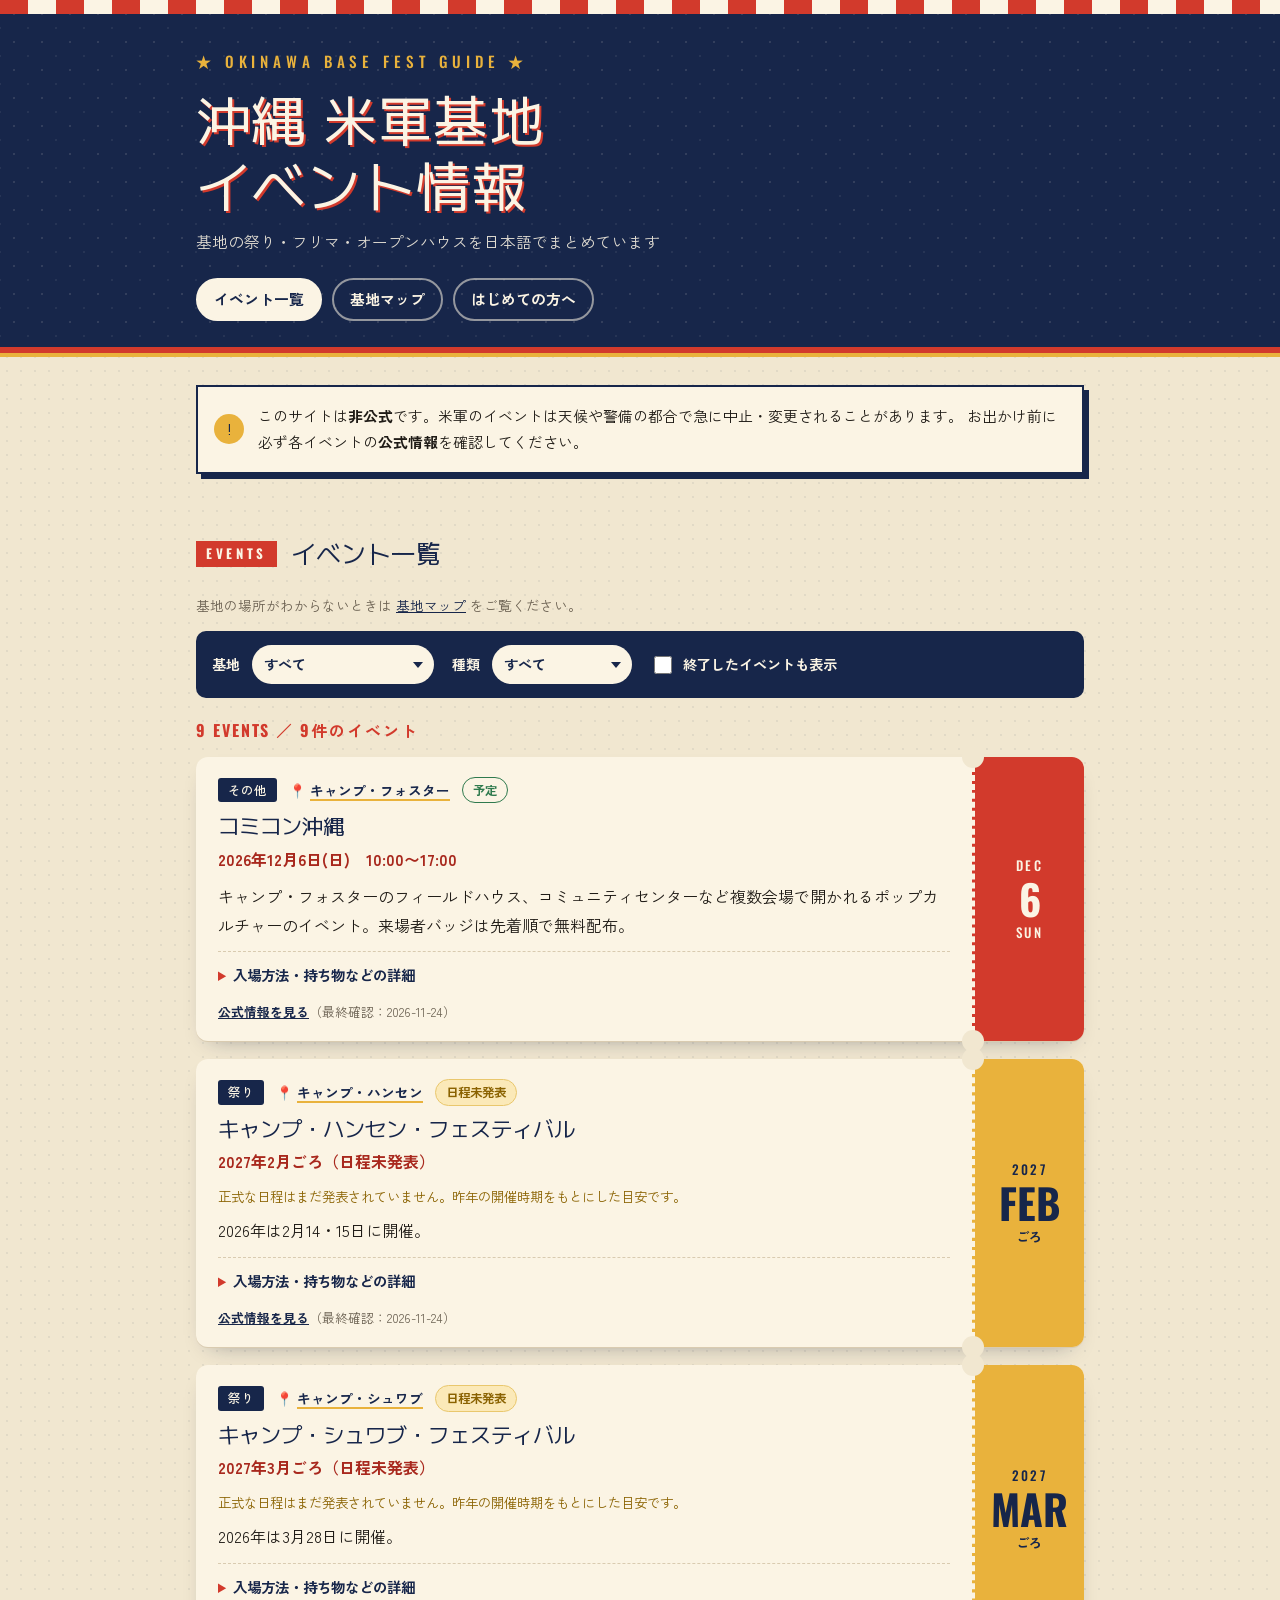
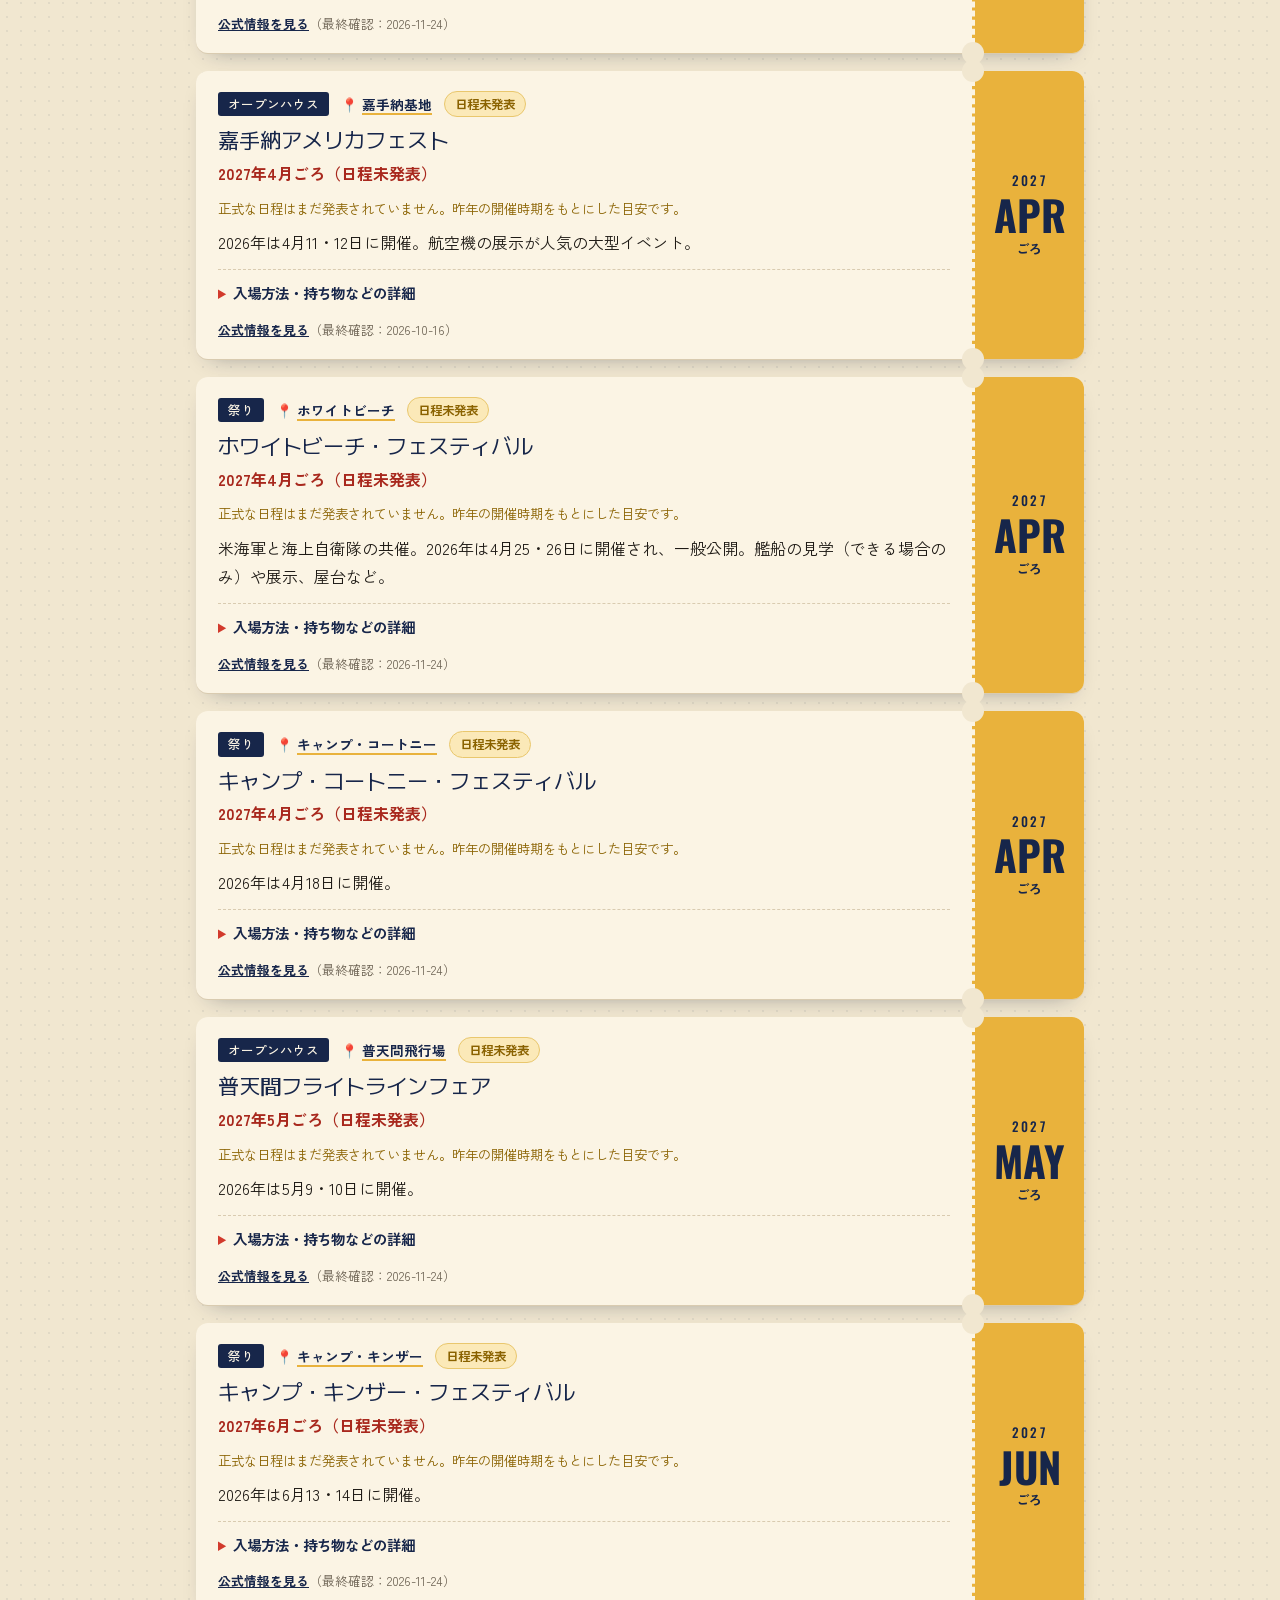
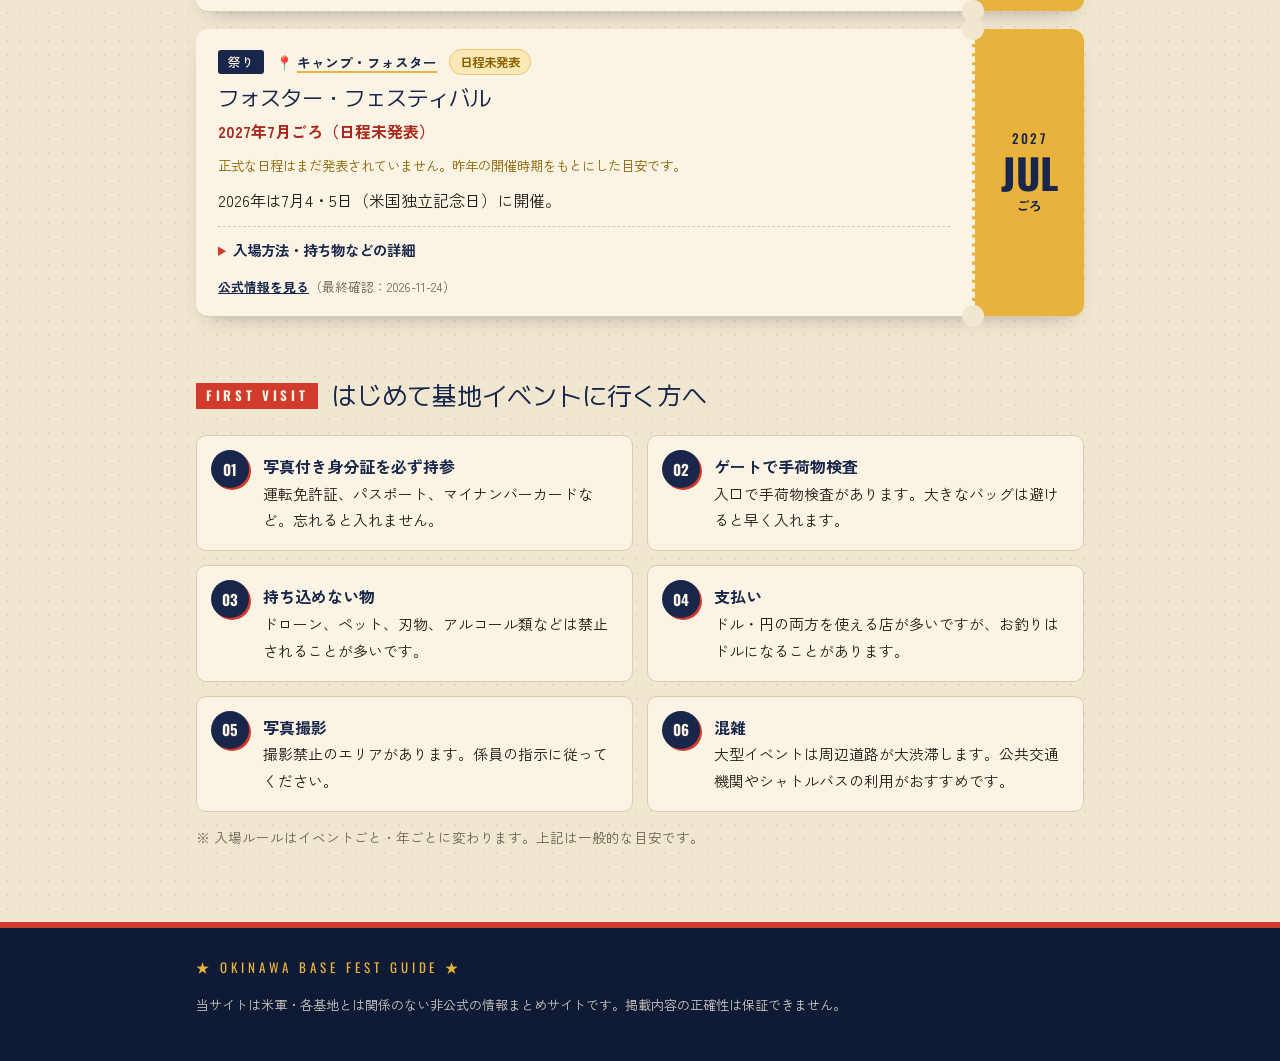
<file: index.html>
<!doctype html>
<html lang="ja">
<head>
  <meta charset="utf-8">
  <meta name="viewport" content="width=device-width, initial-scale=1">
  <title>沖縄 米軍基地イベント情報</title>
  <meta name="description" content="沖縄の米軍基地で開かれる祭り・フリーマーケット・オープンハウスの日程と入場方法をまとめた非公式サイト。">
  <link rel="preconnect" href="https://fonts.googleapis.com">
  <link rel="preconnect" href="https://fonts.gstatic.com" crossorigin>
  <!-- 見出しの「ミ」「ン」だけ別の書体にする（RocknRoll One は点が丸く見えるため） -->
  <link rel="stylesheet" href="https://fonts.googleapis.com/css2?family=M+PLUS+1:wght@700&text=%E3%83%9F%E3%83%B3&display=swap">
  <link rel="stylesheet" href="https://fonts.googleapis.com/css2?family=RocknRoll+One&family=Oswald:wght@500;700&family=Zen+Kaku+Gothic+New:wght@400;700&display=swap">
  <link rel="stylesheet" href="style.css">
</head>
<body>
  <header class="site-header">
    <div class="bunting" aria-hidden="true"></div>
    <div class="wrap header-inner">
      <p class="kicker">★ OKINAWA BASE FEST GUIDE ★</p>
      <p class="site-title"><a href="index.html">沖縄 米軍基地<br>イベント情報</a></p>
      <p class="lead">基地の祭り・フリマ・オープンハウスを日本語でまとめています</p>
      <nav class="nav">
        <a href="index.html#events" aria-current="page">イベント一覧</a>
        <a href="map.html">基地マップ</a>
        <a href="index.html#guide">はじめての方へ</a>
      </nav>
    </div>
  </header>

  <main class="wrap">
    <p class="notice">
      このサイトは<strong>非公式</strong>です。米軍のイベントは天候や警備の都合で急に中止・変更されることがあります。
      お出かけ前に必ず各イベントの<strong>公式情報</strong>を確認してください。
    </p>

    <section id="events">
      <h1 class="sec-title"><span class="en">EVENTS</span>イベント一覧</h1>
      <p class="small">基地の場所がわからないときは <a href="map.html">基地マップ</a> をご覧ください。</p>

      <div class="filters">
        <label>基地
          <select id="filter-base"><option value="">すべて</option></select>
        </label>
        <label>種類
          <select id="filter-type"><option value="">すべて</option></select>
        </label>
        <label class="check">
          <input type="checkbox" id="show-past"> 終了したイベントも表示
        </label>
      </div>

      <p id="count" class="count"></p>
      <div id="event-list" class="event-list"></div>
    </section>

    <section id="guide" class="guide">
      <h2 class="sec-title"><span class="en">FIRST VISIT</span>はじめて基地イベントに行く方へ</h2>
      <ol class="guide-list">
        <li><strong>写真付き身分証を必ず持参</strong>運転免許証、パスポート、マイナンバーカードなど。忘れると入れません。</li>
        <li><strong>ゲートで手荷物検査</strong>入口で手荷物検査があります。大きなバッグは避けると早く入れます。</li>
        <li><strong>持ち込めない物</strong>ドローン、ペット、刃物、アルコール類などは禁止されることが多いです。</li>
        <li><strong>支払い</strong>ドル・円の両方を使える店が多いですが、お釣りはドルになることがあります。</li>
        <li><strong>写真撮影</strong>撮影禁止のエリアがあります。係員の指示に従ってください。</li>
        <li><strong>混雑</strong>大型イベントは周辺道路が大渋滞します。公共交通機関やシャトルバスの利用がおすすめです。</li>
      </ol>
      <p class="small">※ 入場ルールはイベントごと・年ごとに変わります。上記は一般的な目安です。</p>
    </section>
  </main>

  <footer class="site-footer">
    <div class="wrap">
      <p class="footer-mark">★ OKINAWA BASE FEST GUIDE ★</p>
      <p>当サイトは米軍・各基地とは関係のない非公式の情報まとめサイトです。掲載内容の正確性は保証できません。</p>
    </div>
  </footer>

  <script src="events.js"></script>
  <script src="bases.js"></script>
  <script src="app.js"></script>
</body>
</html>
</file>
<file: style.css>
/* ============================================================
   デザイン：フェア・チケット
   基地祭りのレトロなポスターと入場チケットがモチーフ。
   色を変えたいときは :root の値だけ変えればOK。
   ============================================================ */

:root {
  --navy: #17264a;
  --navy-deep: #0f1a35;
  --red: #d23a2c;
  --red-deep: #a8281d;
  --mustard: #e9b23c;
  --cream: #fbf4e4;
  --paper: #f1e7d0;
  --ink: #1f1b16;
  --muted: #6b6152;
  --line: #d9cbb0;

  --font-display: "M PLUS 1", "RocknRoll One", "Zen Kaku Gothic New", sans-serif;
  --font-body: "Zen Kaku Gothic New", "Hiragino Sans", "Yu Gothic", sans-serif;
  --font-en: "Oswald", "Zen Kaku Gothic New", sans-serif;
}

* { box-sizing: border-box; }

html { scroll-behavior: smooth; }

body {
  margin: 0;
  color: var(--ink);
  font-family: var(--font-body);
  line-height: 1.8;
  background-color: var(--paper);
  /* 紙のようなかすかなドット */
  background-image: radial-gradient(rgba(23, 38, 74, .07) 1px, transparent 1px);
  background-size: 14px 14px;
}

a { color: var(--navy); }

.wrap { max-width: 920px; margin: 0 auto; padding: 0 16px; }

/* ---------- ヘッダー ---------- */
.site-header {
  position: relative;
  color: var(--cream);
  background-color: var(--navy);
  background-image:
    radial-gradient(rgba(251, 244, 228, .12) 1.2px, transparent 1.3px),
    radial-gradient(rgba(251, 244, 228, .07) 1.2px, transparent 1.3px);
  background-size: 28px 28px, 28px 28px;
  background-position: 0 0, 14px 14px;
  border-bottom: 6px solid var(--red);
  box-shadow: 0 4px 0 var(--mustard);
}

/* 紅白のストライプ（祭りの幕） */
.bunting {
  height: 14px;
  background: repeating-linear-gradient(90deg, var(--red) 0 28px, var(--cream) 28px 56px);
}

.header-inner { padding: 34px 16px 26px; }

.kicker {
  margin: 0 0 10px;
  font-family: var(--font-en);
  font-weight: 500;
  font-size: .95rem;
  letter-spacing: .32em;
  color: var(--mustard);
}

.site-title {
  margin: 0;
  font-family: var(--font-display);
  font-weight: 400;
  font-size: clamp(2rem, 6.4vw, 3.4rem);
  line-height: 1.2;
  letter-spacing: .02em;
  text-shadow: 2px 2px 0 var(--red);
}
.site-title a { color: inherit; text-decoration: none; }

.lead { margin: 12px 0 22px; opacity: .88; font-size: .98rem; }

.nav { display: flex; flex-wrap: wrap; gap: 10px; }
.nav a {
  color: var(--cream);
  text-decoration: none;
  font-weight: 700;
  font-size: .92rem;
  padding: 6px 16px;
  border: 2px solid rgba(251, 244, 228, .55);
  border-radius: 999px;
  transition: background .2s, color .2s, border-color .2s;
}
.nav a:hover, .nav a[aria-current="page"] {
  background: var(--cream);
  color: var(--navy);
  border-color: var(--cream);
}

/* ---------- 見出し ---------- */
.sec-title {
  display: flex;
  align-items: baseline;
  flex-wrap: wrap;
  gap: 4px 14px;
  margin: 56px 0 18px;
  font-family: var(--font-display);
  font-weight: 400;
  font-size: 1.55rem;
  color: var(--navy);
}
.sec-title .en {
  font-family: var(--font-en);
  font-weight: 700;
  font-size: .82rem;
  letter-spacing: .28em;
  color: var(--cream);
  background: var(--red);
  padding: 1px 10px;
  transform: translateY(-4px);
}

/* ---------- 注意書き（掲示板風） ---------- */
.notice {
  position: relative;
  margin: 32px 0 0;
  padding: 16px 18px 16px 60px;
  background: var(--cream);
  border: 2px solid var(--navy);
  box-shadow: 5px 5px 0 var(--navy);
  font-size: .93rem;
}
.notice::before {
  content: "!";
  position: absolute;
  left: 16px; top: 50%;
  width: 30px; height: 30px;
  transform: translateY(-50%);
  display: grid; place-items: center;
  font-family: var(--font-display);
  color: var(--navy);
  background: var(--mustard);
  border-radius: 50%;
}

.small { font-size: .85rem; color: var(--muted); }

/* ---------- 絞り込み ---------- */
.filters {
  display: flex;
  flex-wrap: wrap;
  gap: 12px 18px;
  align-items: center;
  padding: 14px 16px;
  background: var(--navy);
  color: var(--cream);
  border-radius: 10px;
}
.filters label { font-size: .88rem; font-weight: 700; }
.filters select {
  margin-left: 8px;
  padding: 7px 30px 7px 12px;
  font: inherit;
  font-weight: 700;
  color: var(--navy);
  background: var(--cream) url("data:image/svg+xml,%3Csvg xmlns='http://www.w3.org/2000/svg' width='10' height='6'%3E%3Cpath d='M0 0l5 6 5-6z' fill='%2317264a'/%3E%3C/svg%3E") no-repeat right 11px center;
  border: 0;
  border-radius: 999px;
  appearance: none;
  cursor: pointer;
}
.filters .check { display: flex; align-items: center; gap: 8px; cursor: pointer; }
.filters input[type="checkbox"] { width: 18px; height: 18px; accent-color: var(--mustard); }

.count {
  margin: 18px 0 12px;
  font-family: var(--font-en);
  font-weight: 700;
  letter-spacing: .12em;
  color: var(--red);
}

/* ---------- イベントのチケット ---------- */
.event-list { display: grid; gap: 18px; }

.ticket {
  position: relative;
  display: grid;
  grid-template-columns: 1fr 112px;
  background: var(--cream);
  border-radius: 12px;
  box-shadow: 0 1px 0 var(--line), 0 10px 22px -14px rgba(15, 26, 53, .45);
  transition: transform .25s ease, box-shadow .25s ease;
  animation: rise .5s ease both;
  animation-delay: calc(var(--i, 0) * 60ms);
}
.ticket:hover {
  transform: translateY(-3px) rotate(-.25deg);
  box-shadow: 0 1px 0 var(--line), 0 16px 28px -14px rgba(15, 26, 53, .5);
}

@keyframes rise {
  from { opacity: 0; transform: translateY(14px); }
  to   { opacity: 1; transform: none; }
}

.ticket-main { padding: 20px 22px 18px; min-width: 0; }

.ticket-meta { display: flex; flex-wrap: wrap; gap: 6px 12px; align-items: center; font-size: .85rem; }
.chip {
  font-family: var(--font-en);
  font-weight: 500;
  font-size: .78rem;
  letter-spacing: .08em;
  padding: 1px 10px;
  color: var(--cream);
  background: var(--navy);
  border-radius: 3px;
}
.base-link { font-weight: 700; color: var(--navy); text-decoration-color: var(--mustard); text-decoration-thickness: 2px; text-underline-offset: 3px; }

.ticket h3 {
  margin: 8px 0 4px;
  font-family: var(--font-display);
  font-weight: 400;
  font-size: 1.32rem;
  line-height: 1.4;
  color: var(--navy);
}
.when { margin: 0 0 8px; font-weight: 700; color: var(--red-deep); }

.status {
  display: inline-block;
  font-size: .78rem;
  font-weight: 700;
  padding: 1px 10px;
  border-radius: 999px;
  border: 1.5px solid currentColor;
}
.status-予定 { color: #2f7a4d; }
.status-日程未発表 { color: #8a6200; background: #fbe9b8; border-color: #e9c76d; }
.status-終了 { color: var(--muted); }

.tbd-note { margin: 8px 0 0; font-size: .84rem; color: #8a6200; }
.summary { margin: 8px 0 0; }

.ticket details { margin-top: 12px; border-top: 1px dashed var(--line); padding-top: 10px; }
.ticket summary { cursor: pointer; color: var(--navy); font-weight: 700; font-size: .9rem; }
.ticket summary::marker { color: var(--red); }
.ticket dl, .card dl, .popup dl {
  display: grid;
  grid-template-columns: 7.5em 1fr;
  gap: 4px 12px;
  margin: 10px 0 0;
  font-size: .9rem;
}
.ticket dt, .card dt, .popup dt { color: var(--muted); }
.ticket dd, .card dd, .popup dd { margin: 0; }

.source { margin-top: 12px; font-size: .8rem; color: var(--muted); }
.source a { color: var(--navy); font-weight: 700; }

/* 半券（右側の日付部分） */
.ticket-stub {
  position: relative;
  display: flex;
  flex-direction: column;
  align-items: center;
  justify-content: center;
  padding: 14px 6px;
  text-align: center;
  color: var(--cream);
  background: var(--red);
  border-radius: 0 12px 12px 0;
  border-left: 3px dashed var(--cream);
}
/* ミシン目の切り欠き */
.ticket-stub::before, .ticket-stub::after {
  content: "";
  position: absolute;
  left: -13px;
  width: 22px; height: 22px;
  background: var(--paper);
  border-radius: 50%;
}
.ticket-stub::before { top: -11px; }
.ticket-stub::after { bottom: -11px; }

.stub-top, .stub-bot { font-family: var(--font-en); font-weight: 500; font-size: .82rem; letter-spacing: .18em; }
.stub-big { font-family: var(--font-en); font-weight: 700; font-size: 2.6rem; line-height: 1.05; }
.stub-big.is-long { font-size: 1.6rem; }
.stub-bot.ja { font-family: var(--font-body); font-weight: 700; letter-spacing: .05em; }

.ticket.tbd .ticket-stub { background: var(--mustard); color: var(--navy); border-left-color: var(--cream); }
.ticket.past { filter: grayscale(.85); opacity: .7; }

/* 中止・延期はゴム印のスタンプ */
.stamp {
  position: absolute;
  top: 16px; right: 128px;
  padding: 2px 14px;
  font-family: var(--font-display);
  font-size: 1.3rem;
  letter-spacing: .1em;
  color: var(--red);
  border: 3px solid var(--red);
  border-radius: 6px;
  transform: rotate(-9deg);
  background: rgba(251, 244, 228, .9);
  pointer-events: none;
}

.empty { color: var(--muted); padding: 24px 0; }

/* ---------- はじめての方へ ---------- */
.guide-list {
  list-style: none;
  counter-reset: g;
  margin: 0;
  padding: 0;
  display: grid;
  grid-template-columns: repeat(2, 1fr);
  gap: 14px;
}
.guide-list li {
  counter-increment: g;
  position: relative;
  padding: 16px 16px 16px 66px;
  background: var(--cream);
  border-radius: 10px;
  border: 1px solid var(--line);
  font-size: .93rem;
}
.guide-list li::before {
  content: counter(g, decimal-leading-zero);
  position: absolute;
  left: 14px; top: 14px;
  width: 38px; height: 38px;
  display: grid; place-items: center;
  font-family: var(--font-en);
  font-weight: 700;
  color: var(--cream);
  background: var(--navy);
  border-radius: 50%;
  box-shadow: 2px 2px 0 var(--red);
}
.guide-list strong { display: block; color: var(--navy); font-size: 1rem; }

/* ---------- フッター ---------- */
.site-footer {
  margin-top: 72px;
  padding: 28px 0 32px;
  color: rgba(251, 244, 228, .8);
  background: var(--navy-deep);
  font-size: .82rem;
  border-top: 6px solid var(--red);
}
.footer-mark {
  margin: 0 0 6px;
  font-family: var(--font-en);
  letter-spacing: .3em;
  color: var(--mustard);
}

/* ---------- 地図ページ ---------- */
.intro { margin: 0 0 4px; }
.map {
  height: 480px;
  margin: 14px 0 8px;
  border: 3px solid var(--navy);
  border-radius: 12px;
  box-shadow: 6px 6px 0 var(--red);
  z-index: 0;
}
.base-label {
  font-weight: 700;
  font-size: .78rem;
  color: var(--cream);
  background: var(--navy);
  border: 0;
  border-radius: 4px;
  box-shadow: none;
}
.base-label::before { border-top-color: var(--navy) !important; }

.popup h3, .card h3 {
  margin: 0 0 2px;
  font-family: var(--font-display);
  font-weight: 400;
  font-size: 1.15rem;
  color: var(--navy);
}
.leaflet-popup-content-wrapper { border-radius: 10px; background: var(--cream); }
.leaflet-popup-tip { background: var(--cream); }
.leaflet-container { font-family: var(--font-body); }

.base-grid { display: grid; grid-template-columns: repeat(2, 1fr); gap: 16px; }
.card {
  padding: 18px 20px;
  background: var(--cream);
  border-radius: 12px;
  border-top: 6px solid var(--navy);
  box-shadow: 0 10px 22px -16px rgba(15, 26, 53, .5);
}
.card p { margin: 8px 0 0; }

.links { display: flex; flex-wrap: wrap; gap: 8px 10px; font-size: .88rem; }
.links a {
  font-weight: 700;
  text-decoration: none;
  padding: 4px 12px;
  border-radius: 999px;
}
.links a:first-child { color: var(--cream); background: var(--red); }
.links a + a { color: var(--navy); border: 1.5px solid var(--navy); }

@media (max-width: 760px) {
  .base-grid { grid-template-columns: 1fr; }
}

/* ---------- スマホ ---------- */
@media (max-width: 640px) {
  .header-inner { padding: 26px 16px 20px; }
  .kicker { letter-spacing: .2em; font-size: .8rem; }
  /* スマホでは半券をチケットの上に横向きで置く */
  .ticket { grid-template-columns: 1fr; }
  .ticket-stub {
    order: -1;
    flex-direction: row;
    justify-content: flex-start;
    align-items: baseline;
    gap: 10px;
    padding: 8px 16px;
    border-left: 0;
    border-bottom: 3px dashed var(--cream);
    border-radius: 12px 12px 0 0;
  }
  .ticket-stub::before, .ticket-stub::after { top: auto; bottom: -11px; left: auto; }
  .ticket-stub::before { left: -11px; }
  .ticket-stub::after { right: -11px; }
  .stub-big, .stub-big.is-long { font-size: 1.5rem; }
  .ticket-main { padding: 14px 16px 14px; }
  .ticket h3 { font-size: 1.15rem; }
  .summary { font-size: .93rem; }
  .stamp { top: 58px; right: 12px; font-size: 1.05rem; }
  .ticket dl, .card dl, .popup dl { grid-template-columns: 1fr; gap: 0; }
  .ticket dt, .card dt, .popup dt { margin-top: 6px; }
  .guide-list, .base-grid { grid-template-columns: 1fr; }
  .map { height: 380px; box-shadow: 4px 4px 0 var(--red); }
  .sec-title { font-size: 1.35rem; }
}

@media (prefers-reduced-motion: reduce) {
  html { scroll-behavior: auto; }
  .ticket { animation: none; transition: none; }
  .ticket:hover { transform: none; }
}
</file>
